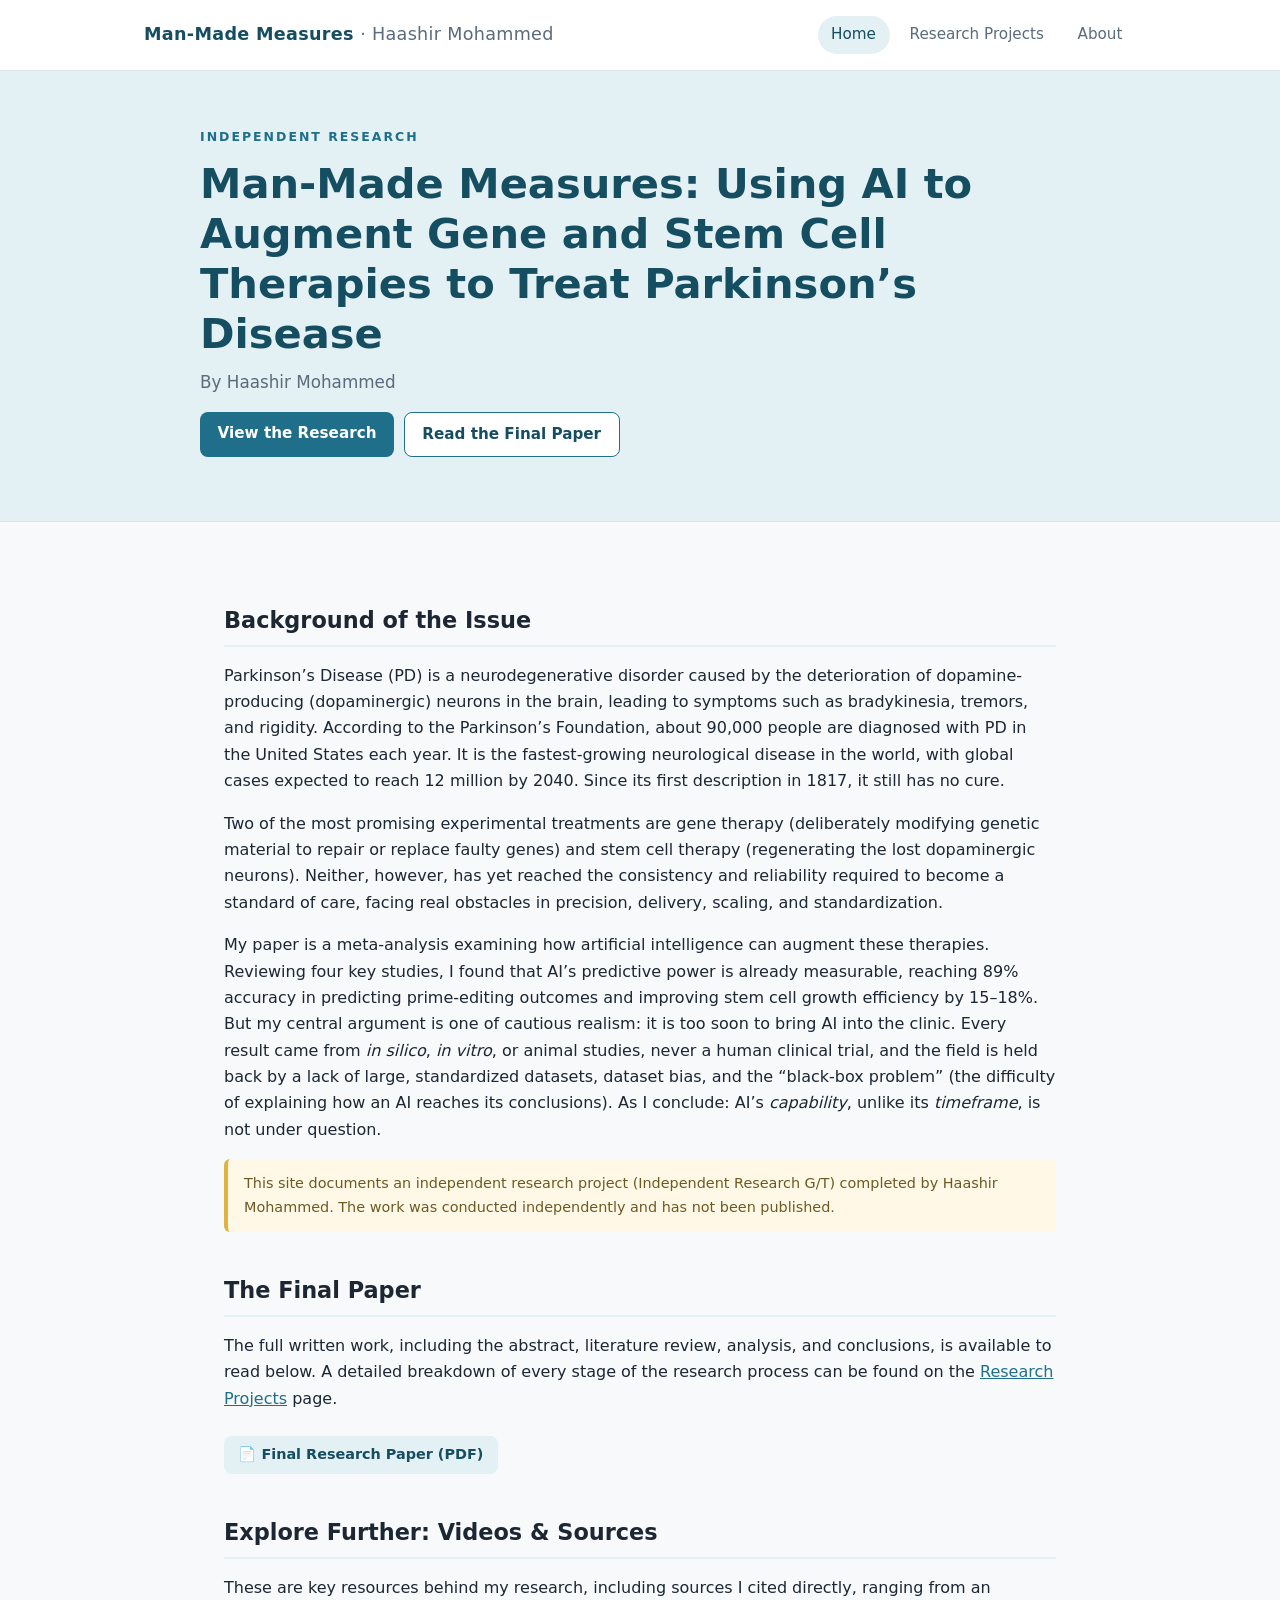
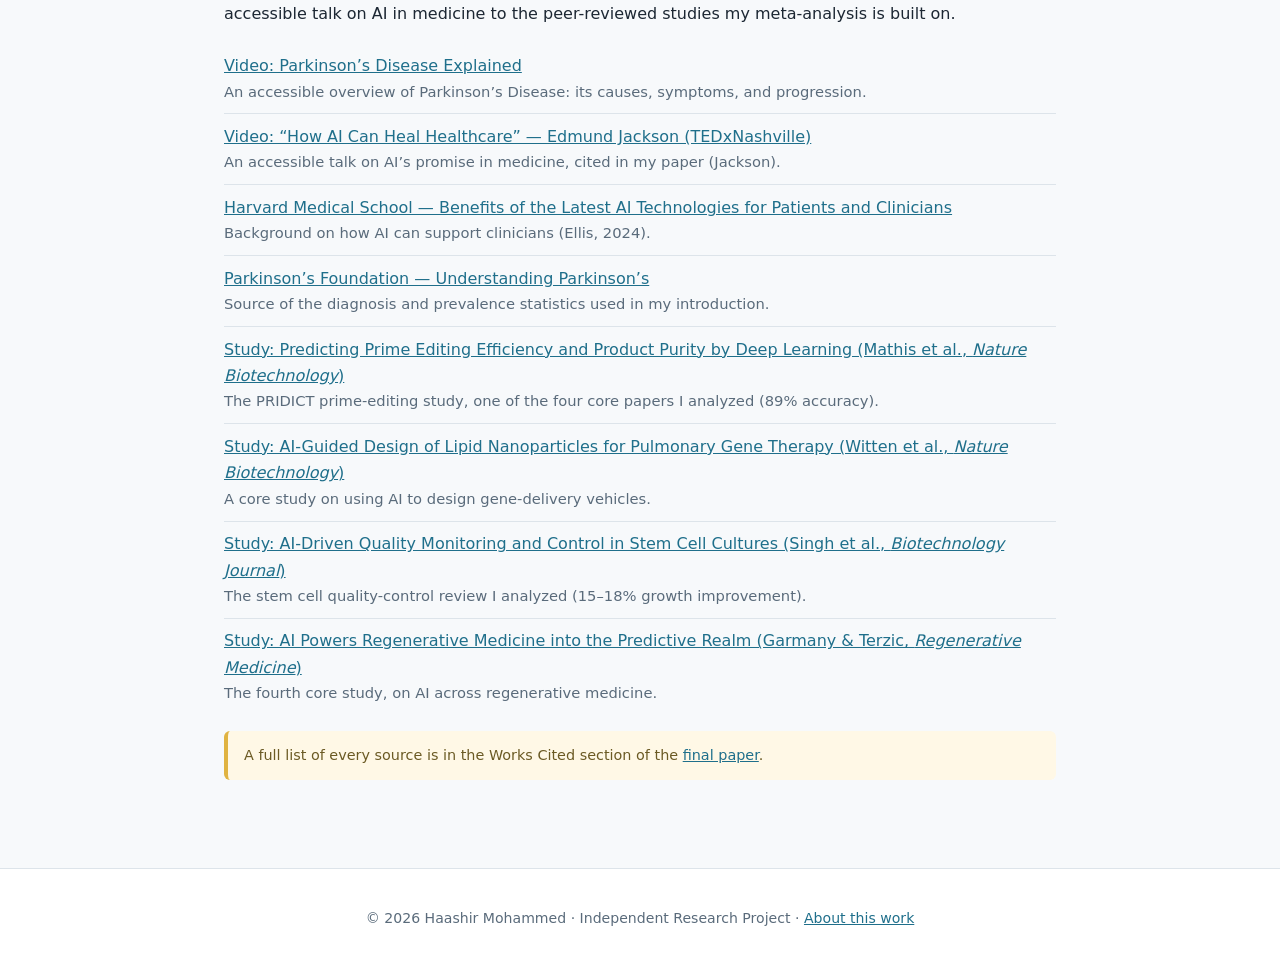
<file: index.html>
<!DOCTYPE html>
<html lang="en">
<head>
  <meta charset="UTF-8" />
  <meta name="viewport" content="width=device-width, initial-scale=1.0" />
  <title>Man-Made Measures | Haashir Mohammed</title>
  <meta name="description" content="Independent research by Haashir Mohammed on using AI to augment gene and stem cell therapies for Parkinson's Disease." />
  <link rel="stylesheet" href="styles.css" />
</head>
<body>
  <header class="site-header">
    <nav class="nav">
      <a class="brand" href="index.html">Man-Made Measures <span>· Haashir Mohammed</span></a>
      <div class="nav-links">
        <a class="active" href="index.html">Home</a>
        <a href="research.html">Research Projects</a>
        <a href="about.html">About</a>
      </div>
    </nav>
  </header>

  <section class="hero">
    <div class="hero-inner">
      <p class="eyebrow">Independent Research</p>
      <h1>Man-Made Measures: Using AI to Augment Gene and Stem Cell Therapies to Treat Parkinson&rsquo;s Disease</h1>
      <p class="byline">By Haashir Mohammed</p>
      <div class="btn-row">
        <a class="btn" href="research.html">View the Research</a>
        <a class="btn btn-light" href="files/final-paper.pdf">Read the Final Paper</a>
      </div>
    </div>
  </section>

  <main>
    <section>
      <h2>Background of the Issue</h2>
      <p>
        Parkinson&rsquo;s Disease (PD) is a neurodegenerative disorder caused by the deterioration
        of dopamine-producing (dopaminergic) neurons in the brain, leading to symptoms such as
        bradykinesia, tremors, and rigidity. According to the Parkinson&rsquo;s Foundation, about
        90,000 people are diagnosed with PD in the United States each year. It is the
        fastest-growing neurological disease in the world, with global cases expected to reach
        12 million by 2040. Since its first description in 1817, it still has no cure.
      </p>
      <p>
        Two of the most promising experimental treatments are gene therapy (deliberately
        modifying genetic material to repair or replace faulty genes) and stem cell therapy        (regenerating the lost dopaminergic neurons). Neither, however, has yet reached the consistency
        and reliability required to become a standard of care, facing real obstacles in precision,
        delivery, scaling, and standardization.
      </p>
      <p>
        My paper is a meta-analysis examining how artificial intelligence can
        augment these therapies. Reviewing four key studies, I found that AI&rsquo;s predictive power is
        already measurable, reaching 89% accuracy in predicting prime-editing outcomes and
        improving stem cell growth efficiency by 15&ndash;18%. But my central argument is one of
        cautious realism: it is too soon to bring AI into the clinic. Every result came from
        <em>in silico</em>, <em>in vitro</em>, or animal studies, never a human clinical trial, and the field is
        held back by a lack of large, standardized datasets, dataset bias, and the &ldquo;black-box problem&rdquo;
        (the difficulty of explaining how an AI reaches its conclusions). As I conclude: AI&rsquo;s
        <em>capability</em>, unlike its <em>timeframe</em>, is not under question.
      </p>
      <div class="note">
        This site documents an independent research project (Independent Research G/T) completed by
        Haashir Mohammed. The work was conducted independently and has not been published.
      </div>
    </section>

    <section>
      <h2>The Final Paper</h2>
      <p>
        The full written work, including the abstract, literature review, analysis, and
        conclusions, is available to read below. A detailed breakdown of every stage of the
        research process can be found on the <a href="research.html">Research Projects</a> page.
      </p>
      <a class="file-link" href="files/final-paper.pdf">&#128196; Final Research Paper (PDF)</a>
    </section>

    <section>
      <h2>Explore Further: Videos &amp; Sources</h2>
      <p>
        These are key resources behind my research, including sources I cited directly, ranging from
        an accessible talk on AI in medicine to the peer-reviewed studies my meta-analysis is built on.
      </p>
      <ul class="resource-list">
        <li>
          <a href="https://www.youtube.com/watch?v=ODX2-C2uEAs" target="_blank" rel="noopener">Video: Parkinson&rsquo;s Disease Explained</a>
          <span class="desc">An accessible overview of Parkinson&rsquo;s Disease: its causes, symptoms, and progression.</span>
        </li>
        <li>
          <a href="https://youtu.be/7ZsyYCZB3Nw" target="_blank" rel="noopener">Video: &ldquo;How AI Can Heal Healthcare&rdquo; &mdash; Edmund Jackson (TEDxNashville)</a>
          <span class="desc">An accessible talk on AI&rsquo;s promise in medicine, cited in my paper (Jackson).</span>
        </li>
        <li>
          <a href="https://learn.hms.harvard.edu/insights/all-insights/benefits-latest-ai-technologies-patients-and-clinicians" target="_blank" rel="noopener">Harvard Medical School &mdash; Benefits of the Latest AI Technologies for Patients and Clinicians</a>
          <span class="desc">Background on how AI can support clinicians (Ellis, 2024).</span>
        </li>
        <li>
          <a href="https://www.parkinson.org/understanding-parkinsons" target="_blank" rel="noopener">Parkinson&rsquo;s Foundation &mdash; Understanding Parkinson&rsquo;s</a>
          <span class="desc">Source of the diagnosis and prevalence statistics used in my introduction.</span>
        </li>
        <li>
          <a href="https://doi.org/10.1038/s41587-022-01613-7" target="_blank" rel="noopener">Study: Predicting Prime Editing Efficiency and Product Purity by Deep Learning (Mathis et al., <em>Nature Biotechnology</em>)</a>
          <span class="desc">The PRIDICT prime-editing study, one of the four core papers I analyzed (89% accuracy).</span>
        </li>
        <li>
          <a href="https://doi.org/10.1038/s41587-024-02490-y" target="_blank" rel="noopener">Study: AI-Guided Design of Lipid Nanoparticles for Pulmonary Gene Therapy (Witten et al., <em>Nature Biotechnology</em>)</a>
          <span class="desc">A core study on using AI to design gene-delivery vehicles.</span>
        </li>
        <li>
          <a href="https://doi.org/10.1002/biot.70100" target="_blank" rel="noopener">Study: AI-Driven Quality Monitoring and Control in Stem Cell Cultures (Singh et al., <em>Biotechnology Journal</em>)</a>
          <span class="desc">The stem cell quality-control review I analyzed (15&ndash;18% growth improvement).</span>
        </li>
        <li>
          <a href="https://doi.org/10.1080/17460751.2024.2437281" target="_blank" rel="noopener">Study: AI Powers Regenerative Medicine into the Predictive Realm (Garmany &amp; Terzic, <em>Regenerative Medicine</em>)</a>
          <span class="desc">The fourth core study, on AI across regenerative medicine.</span>
        </li>
      </ul>
      <p class="note">
        A full list of every source is in the Works Cited section of the
        <a href="files/final-paper.pdf">final paper</a>.
      </p>
    </section>
  </main>

  <footer class="site-footer">
    <p>&copy; 2026 Haashir Mohammed &middot; Independent Research Project &middot;
      <a href="about.html">About this work</a></p>
  </footer>
</body>
</html>
</file>
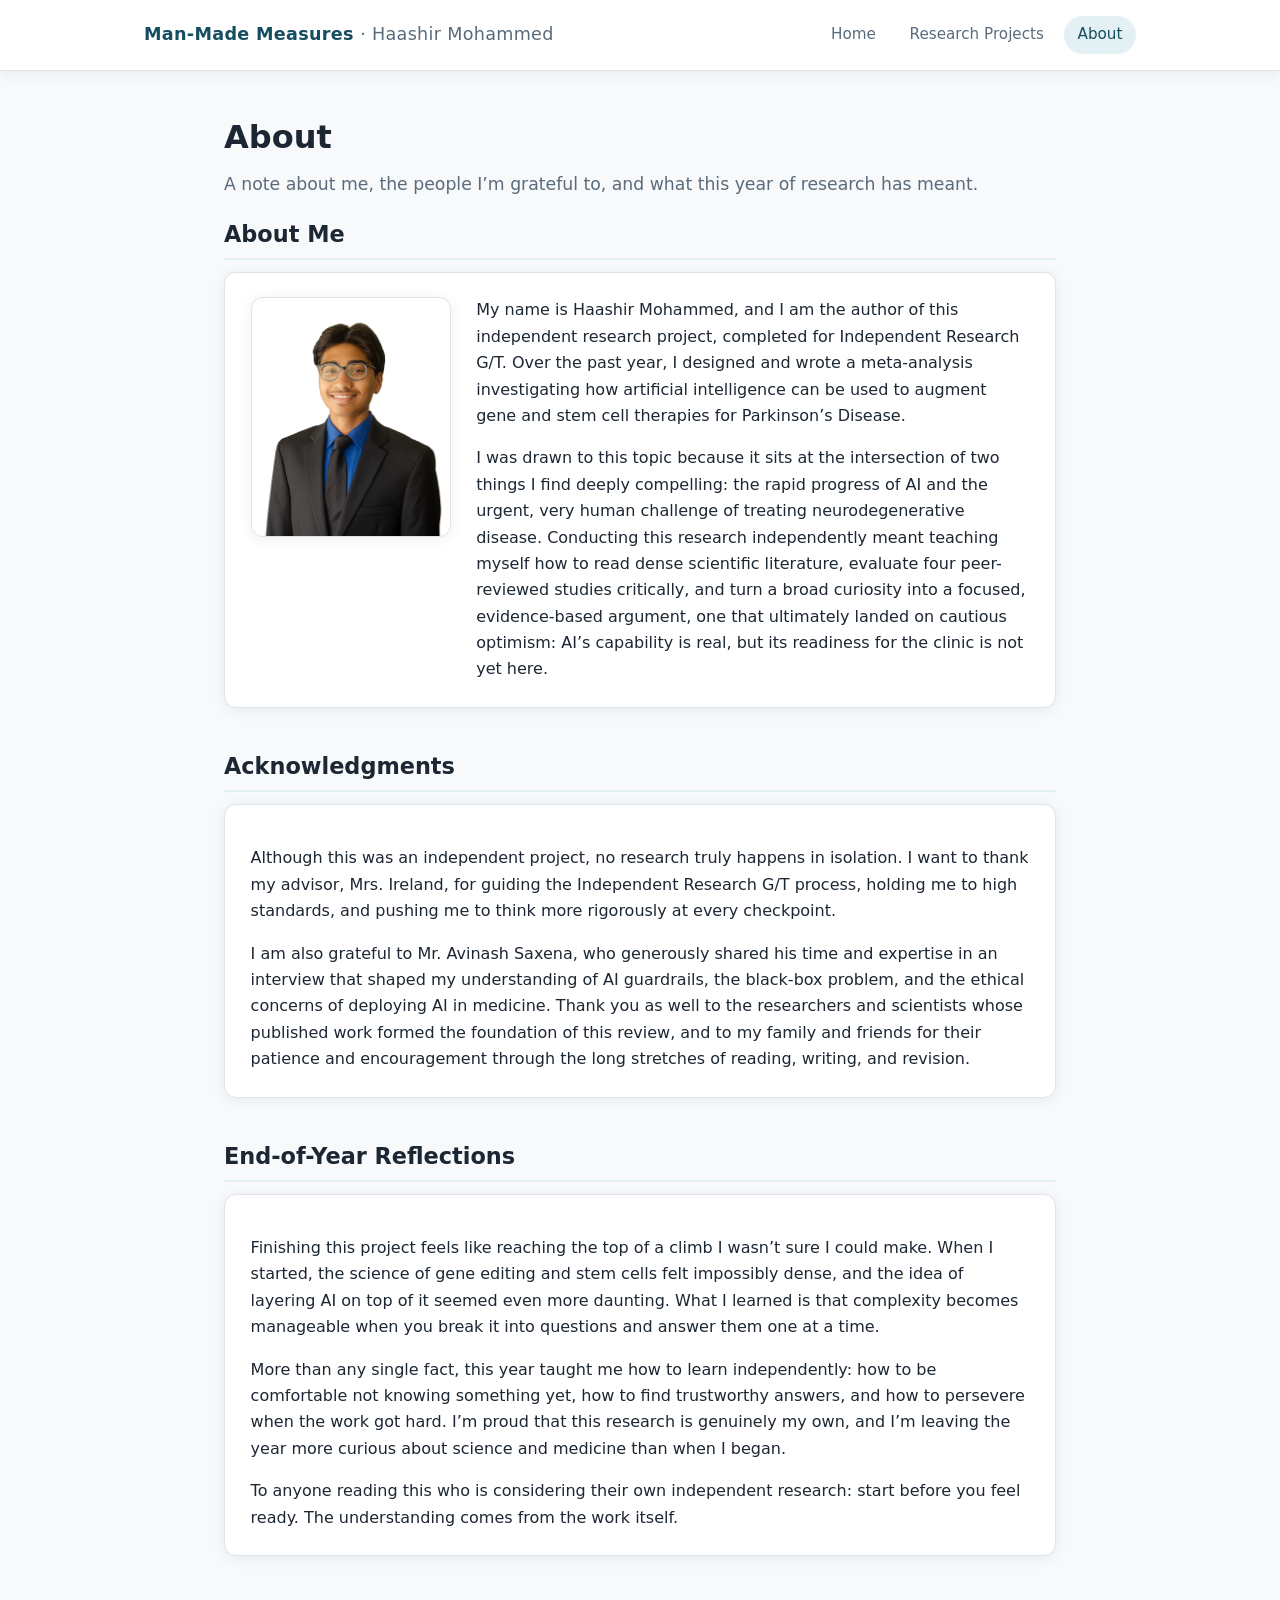
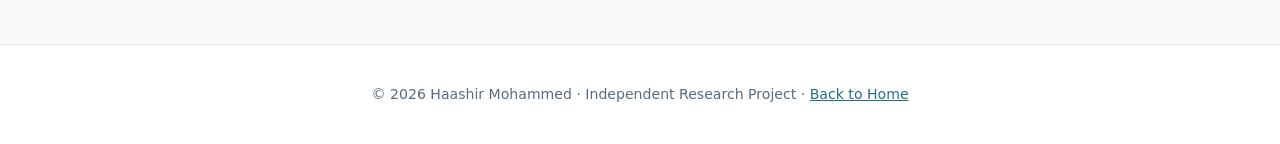
<file: about.html>
<!DOCTYPE html>
<html lang="en">
<head>
  <meta charset="UTF-8" />
  <meta name="viewport" content="width=device-width, initial-scale=1.0" />
  <title>About | Haashir Mohammed</title>
  <meta name="description" content="About Haashir Mohammed, acknowledgments, and end-of-year reflections on an independent research project." />
  <link rel="stylesheet" href="styles.css" />
</head>
<body>
  <header class="site-header">
    <nav class="nav">
      <a class="brand" href="index.html">Man-Made Measures <span>· Haashir Mohammed</span></a>
      <div class="nav-links">
        <a href="index.html">Home</a>
        <a href="research.html">Research Projects</a>
        <a class="active" href="about.html">About</a>
      </div>
    </nav>
  </header>

  <main>
    <h1 class="page-title">About</h1>
    <p class="lead">A note about me, the people I&rsquo;m grateful to, and what this year of research has meant.</p>

    <section>
      <h2>About Me</h2>
      <div class="card about-card">
        <img class="headshot" src="files/headshot.jpg"
             alt="Portrait of Haashir Mohammed" />
        <div class="about-bio">
          <p>
            My name is Haashir Mohammed, and I am the author of this independent
            research project, completed for Independent Research G/T. Over the past year, I designed
            and wrote a meta-analysis investigating how artificial intelligence can be used to augment
            gene and stem cell therapies for Parkinson&rsquo;s Disease.
          </p>
          <p>
            I was drawn to this topic because it sits at the intersection of two things I find
            deeply compelling: the rapid progress of AI and the urgent, very human challenge of
            treating neurodegenerative disease. Conducting this research independently meant teaching
            myself how to read dense scientific literature, evaluate four peer-reviewed studies
            critically, and turn a broad curiosity into a focused, evidence-based argument, one that
            ultimately landed on cautious optimism: AI&rsquo;s capability is real, but its readiness for the
            clinic is not yet here.
          </p>
        </div>
      </div>
    </section>

    <section>
      <h2>Acknowledgments</h2>
      <div class="card">
        <p>
          Although this was an independent project, no research truly happens in isolation.
          I want to thank my advisor, Mrs. Ireland, for guiding the Independent Research
          G/T process, holding me to high standards, and pushing me to think more rigorously at
          every checkpoint.
        </p>
        <p>
          I am also grateful to Mr. Avinash Saxena, who generously shared his time and
          expertise in an interview that shaped my understanding of AI guardrails, the black-box
          problem, and the ethical concerns of deploying AI in medicine. Thank you as well to the
          researchers and scientists whose published work formed the foundation of this review, and
          to my family and friends for their patience and encouragement through the long stretches
          of reading, writing, and revision.
        </p>
      </div>
    </section>

    <section>
      <h2>End-of-Year Reflections</h2>
      <div class="card">
        <p>
          Finishing this project feels like reaching the top of a climb I wasn&rsquo;t sure I could
          make. When I started, the science of gene editing and stem cells felt impossibly dense,
          and the idea of layering AI on top of it seemed even more daunting. What I learned is
          that complexity becomes manageable when you break it into questions and answer them one
          at a time.
        </p>
        <p>
          More than any single fact, this year taught me how to learn independently: how to be
          comfortable not knowing something yet, how to find trustworthy answers, and how to
          persevere when the work got hard. I&rsquo;m proud that this research is genuinely my own,
          and I&rsquo;m leaving the year more curious about science and medicine than when I began.
        </p>
        <p>
          To anyone reading this who is considering their own independent research: start before
          you feel ready. The understanding comes from the work itself.
        </p>
      </div>
    </section>
  </main>

  <footer class="site-footer">
    <p>&copy; 2026 Haashir Mohammed &middot; Independent Research Project &middot;
      <a href="index.html">Back to Home</a></p>
  </footer>
</body>
</html>
</file>
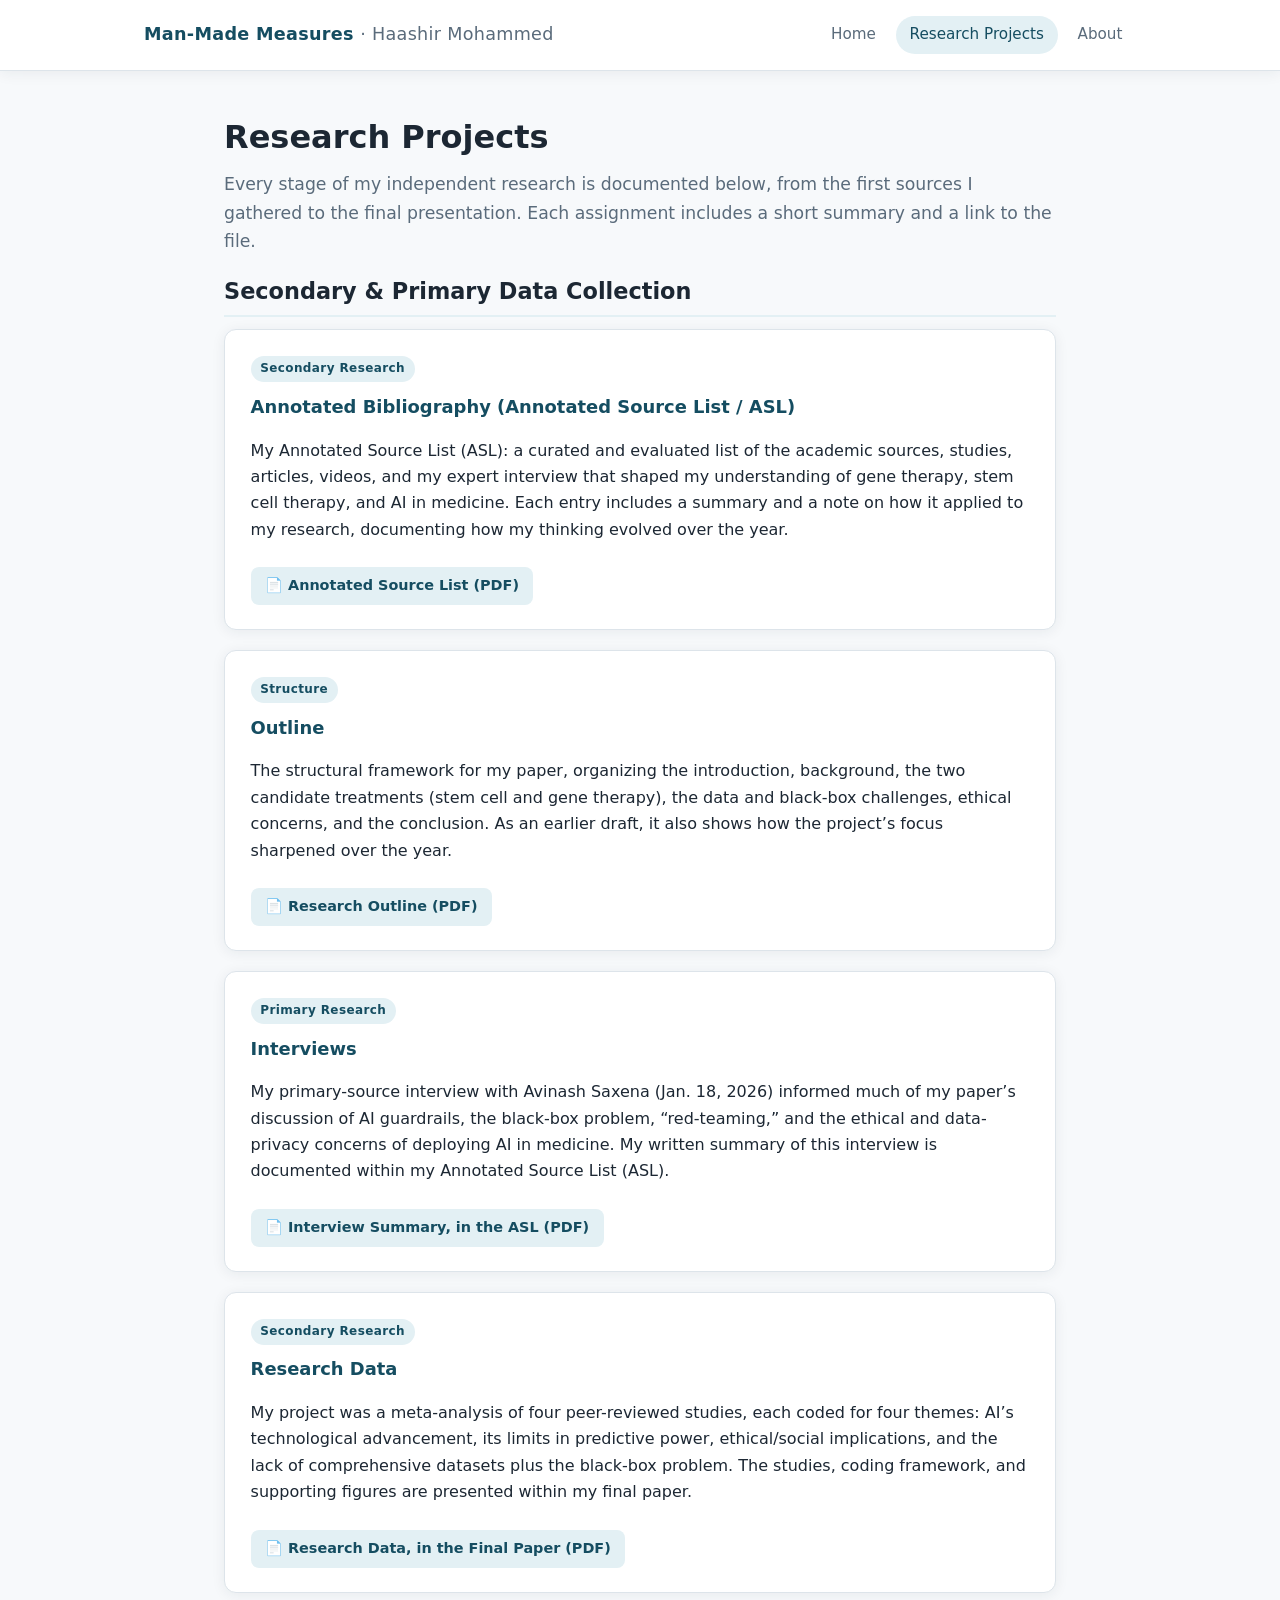
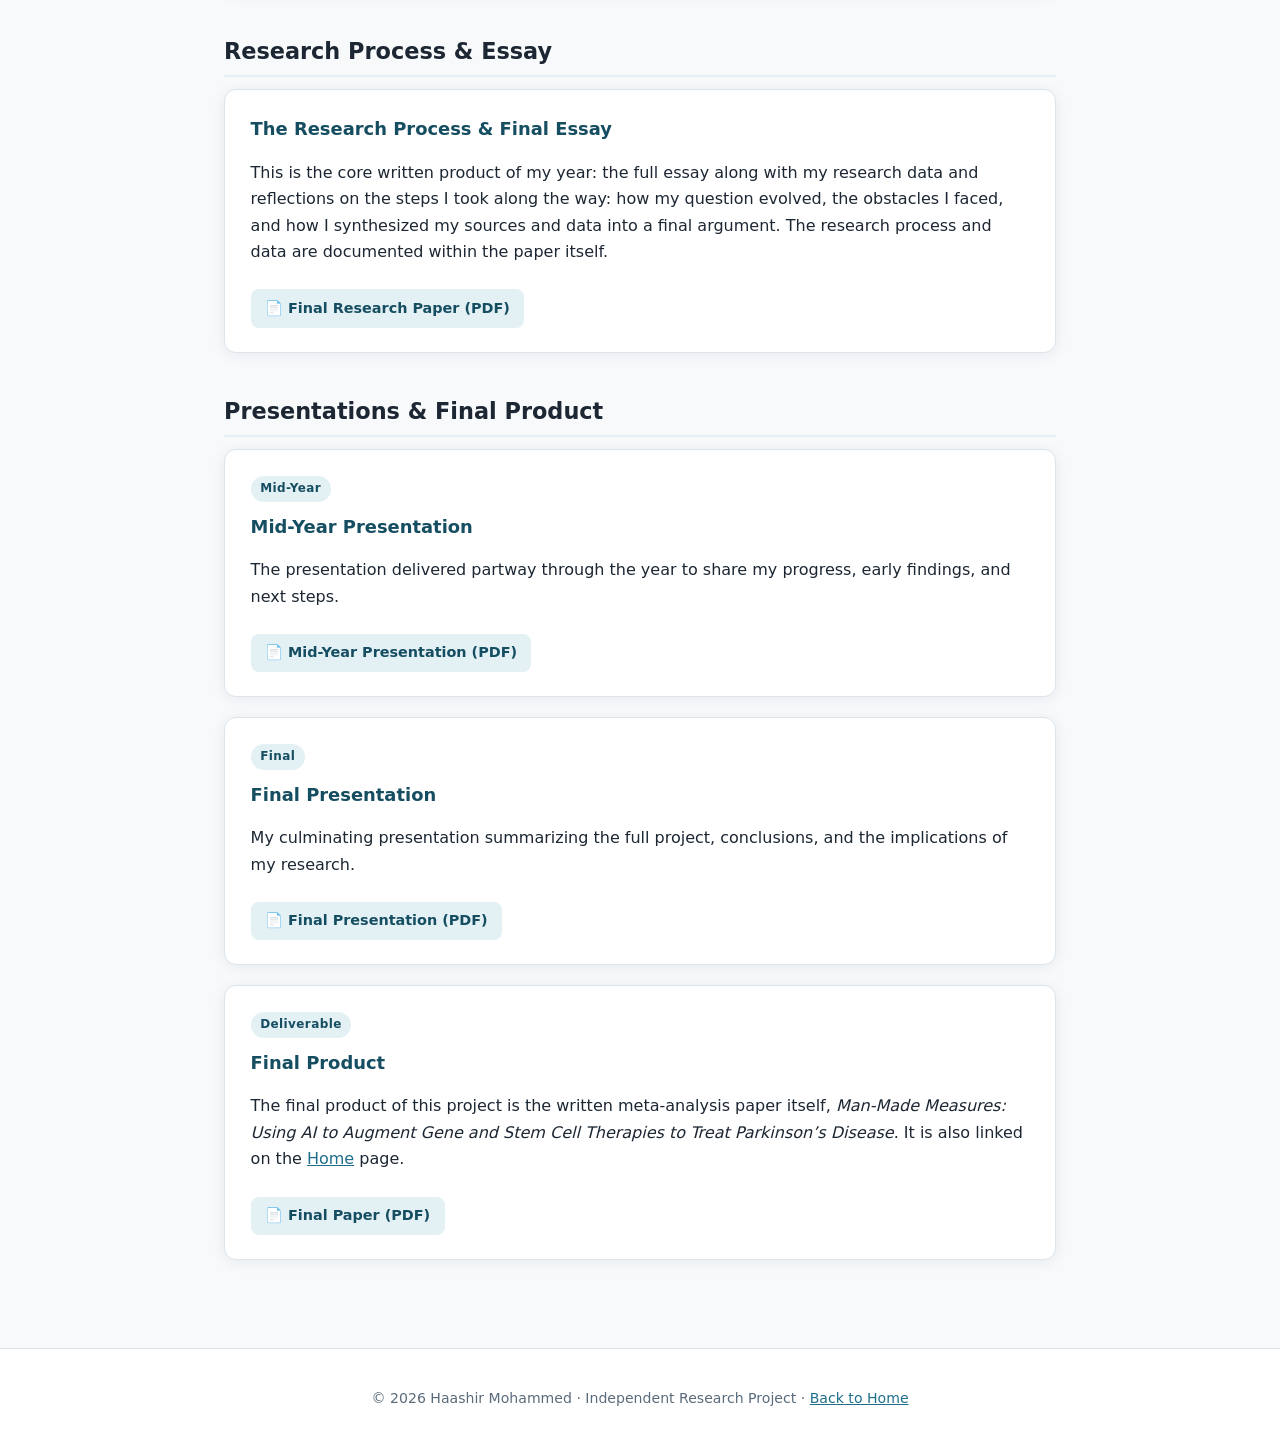
<file: research.html>
<!DOCTYPE html>
<html lang="en">
<head>
  <meta charset="UTF-8" />
  <meta name="viewport" content="width=device-width, initial-scale=1.0" />
  <title>Research Projects | Haashir Mohammed</title>
  <meta name="description" content="Research assignments and project files: annotated bibliography, proposal, essay, outline, interviews, data, and presentations." />
  <link rel="stylesheet" href="styles.css" />
</head>
<body>
  <header class="site-header">
    <nav class="nav">
      <a class="brand" href="index.html">Man-Made Measures <span>· Haashir Mohammed</span></a>
      <div class="nav-links">
        <a href="index.html">Home</a>
        <a class="active" href="research.html">Research Projects</a>
        <a href="about.html">About</a>
      </div>
    </nav>
  </header>

  <main>
    <h1 class="page-title">Research Projects</h1>
    <p class="lead">
      Every stage of my independent research is documented below, from the first sources I
      gathered to the final presentation. Each assignment includes a short summary and a link
      to the file.
    </p>

    <section>
      <h2>Secondary &amp; Primary Data Collection</h2>

      <div class="card">
        <span class="tag">Secondary Research</span>
        <h3>Annotated Bibliography (Annotated Source List / ASL)</h3>
        <p>
          My Annotated Source List (ASL): a curated and evaluated list of the academic sources,
          studies, articles, videos, and my expert interview that shaped my understanding of gene
          therapy, stem cell therapy, and AI in medicine. Each entry includes a summary and a note
          on how it applied to my research, documenting how my thinking evolved over the year.
        </p>
        <a class="file-link" href="files/annotated-bibliography.pdf">&#128196; Annotated Source List (PDF)</a>
      </div>

      <div class="card">
        <span class="tag">Structure</span>
        <h3>Outline</h3>
        <p>
          The structural framework for my paper, organizing the introduction, background, the two
          candidate treatments (stem cell and gene therapy), the data and black-box challenges,
          ethical concerns, and the conclusion. As an earlier draft, it also shows how the project&rsquo;s
          focus sharpened over the year.
        </p>
        <a class="file-link" href="files/outline.pdf">&#128196; Research Outline (PDF)</a>
      </div>

      <div class="card">
        <span class="tag">Primary Research</span>
        <h3>Interviews</h3>
        <p>
          My primary-source interview with Avinash Saxena (Jan. 18, 2026) informed much
          of my paper&rsquo;s discussion of AI guardrails, the black-box problem, &ldquo;red-teaming,&rdquo; and the
          ethical and data-privacy concerns of deploying AI in medicine. My written summary of this
          interview is documented within my Annotated Source List (ASL).
        </p>
        <a class="file-link" href="files/annotated-bibliography.pdf">&#128196; Interview Summary, in the ASL (PDF)</a>
      </div>

      <div class="card">
        <span class="tag">Secondary Research</span>
        <h3>Research Data</h3>
        <p>
          My project was a meta-analysis of four peer-reviewed studies, each coded for four
          themes: AI&rsquo;s technological advancement, its limits in predictive power, ethical/social
          implications, and the lack of comprehensive datasets plus the black-box problem. The studies,
          coding framework, and supporting figures are presented within my final paper.
        </p>
        <a class="file-link" href="files/final-paper.pdf">&#128196; Research Data, in the Final Paper (PDF)</a>
      </div>
    </section>

    <section>
      <h2>Research Process &amp; Essay</h2>
      <div class="card">
        <h3>The Research Process &amp; Final Essay</h3>
        <p>
          This is the core written product of my year: the full essay along with my research
          data and reflections on the steps I took along the way: how my question evolved, the
          obstacles I faced, and how I synthesized my sources and data into a final argument. The
          research process and data are documented within the paper itself.
        </p>
        <div class="btn-row">
          <a class="file-link" href="files/final-paper.pdf">&#128196; Final Research Paper (PDF)</a>
        </div>
      </div>
    </section>

    <section>
      <h2>Presentations &amp; Final Product</h2>

      <div class="card">
        <span class="tag">Mid-Year</span>
        <h3>Mid-Year Presentation</h3>
        <p>
          The presentation delivered partway through the year to share my progress, early
          findings, and next steps.
        </p>
        <a class="file-link" href="files/midyear-presentation.pdf">&#128196; Mid-Year Presentation (PDF)</a>
      </div>

      <div class="card">
        <span class="tag">Final</span>
        <h3>Final Presentation</h3>
        <p>
          My culminating presentation summarizing the full project, conclusions, and the
          implications of my research.
        </p>
        <a class="file-link" href="files/final-presentation.pdf">&#128196; Final Presentation (PDF)</a>
      </div>

      <div class="card">
        <span class="tag">Deliverable</span>
        <h3>Final Product</h3>
        <p>
          The final product of this project is the written meta-analysis paper itself,
          <em>Man-Made Measures: Using AI to Augment Gene and Stem Cell Therapies to Treat
          Parkinson&rsquo;s Disease</em>. It is also linked on the <a href="index.html">Home</a> page.
        </p>
        <a class="file-link" href="files/final-paper.pdf">&#128196; Final Paper (PDF)</a>
      </div>
    </section>
  </main>

  <footer class="site-footer">
    <p>&copy; 2026 Haashir Mohammed &middot; Independent Research Project &middot;
      <a href="index.html">Back to Home</a></p>
  </footer>
</body>
</html>
</file>
<file: styles.css>
:root {
  --bg: #f7f9fb;
  --surface: #ffffff;
  --ink: #1c2733;
  --muted: #5a6b7b;
  --accent: #1f6f8b;
  --accent-dark: #154d61;
  --accent-soft: #e3f0f4;
  --border: #dde4ea;
  --shadow: 0 2px 14px rgba(28, 39, 51, 0.07);
  --radius: 12px;
}

* { box-sizing: border-box; }

html { scroll-behavior: smooth; }

body {
  margin: 0;
  font-family: "Segoe UI", system-ui, -apple-system, Roboto, Helvetica, Arial, sans-serif;
  color: var(--ink);
  background: var(--bg);
  line-height: 1.65;
}

a { color: var(--accent); }
a:hover { color: var(--accent-dark); }

/* ---------- Header / Nav ---------- */
.site-header {
  background: var(--surface);
  border-bottom: 1px solid var(--border);
  box-shadow: var(--shadow);
}

.nav {
  max-width: 1040px;
  margin: 0 auto;
  display: flex;
  align-items: center;
  justify-content: space-between;
  flex-wrap: wrap;
  gap: 0.75rem;
  padding: 1rem 1.5rem;
}

.brand {
  font-weight: 700;
  font-size: 1.1rem;
  letter-spacing: 0.3px;
  color: var(--accent-dark);
  text-decoration: none;
}

.brand span { color: var(--muted); font-weight: 400; }

.nav-links {
  display: flex;
  gap: 0.4rem;
  flex-wrap: wrap;
}

.nav-links a {
  color: var(--muted);
  text-decoration: none;
  padding: 0.4rem 0.85rem;
  border-radius: 999px;
  font-size: 0.95rem;
  transition: background 0.15s ease, color 0.15s ease;
}

.nav-links a:hover,
.nav-links a.active {
  background: var(--accent-soft);
  color: var(--accent-dark);
}

/* ---------- Hero ---------- */
.hero {
  background: var(--accent-soft);
  color: var(--ink);
  padding: 3.5rem 1.5rem 4rem;
  border-bottom: 1px solid var(--border);
}

.hero-inner {
  max-width: 880px;
  margin: 0 auto;
}

.eyebrow {
  text-transform: uppercase;
  letter-spacing: 2px;
  font-size: 0.78rem;
  color: var(--accent);
  font-weight: 600;
  margin: 0 0 0.75rem;
}

.hero h1 {
  font-size: clamp(1.7rem, 4vw, 2.6rem);
  line-height: 1.2;
  margin: 0 0 0.6rem;
  color: var(--accent-dark);
}

.hero .byline {
  font-size: 1.05rem;
  color: var(--muted);
  margin: 0;
}

/* ---------- Layout ---------- */
main {
  max-width: 880px;
  margin: 0 auto;
  padding: 2.5rem 1.5rem 3rem;
}

.page-title {
  font-size: clamp(1.5rem, 3vw, 2rem);
  margin: 0 0 0.4rem;
}

.lead {
  color: var(--muted);
  font-size: 1.08rem;
  margin-top: 0;
}

section { margin-bottom: 2.5rem; }

h2 {
  font-size: 1.4rem;
  margin: 0 0 0.75rem;
  padding-bottom: 0.35rem;
  border-bottom: 2px solid var(--accent-soft);
}

h3 { font-size: 1.12rem; margin: 0 0 0.4rem; }

.card {
  background: var(--surface);
  border: 1px solid var(--border);
  border-radius: var(--radius);
  box-shadow: var(--shadow);
  padding: 1.5rem 1.6rem;
  margin-bottom: 1.25rem;
}

.card h3 { color: var(--accent-dark); }

.card p:last-child { margin-bottom: 0; }

.tag {
  display: inline-block;
  background: var(--accent-soft);
  color: var(--accent-dark);
  font-size: 0.75rem;
  font-weight: 600;
  letter-spacing: 0.4px;
  padding: 0.2rem 0.6rem;
  border-radius: 999px;
  margin-bottom: 0.6rem;
}

/* ---------- Buttons / file links ---------- */
.btn {
  display: inline-block;
  background: var(--accent);
  color: #fff;
  text-decoration: none;
  padding: 0.55rem 1.1rem;
  border-radius: 8px;
  font-weight: 600;
  font-size: 0.95rem;
  transition: background 0.15s ease;
}

.btn:hover { background: var(--accent-dark); color: #fff; }

.btn-light {
  background: var(--surface);
  border: 1px solid var(--accent);
  color: var(--accent-dark);
}

.btn-light:hover { background: var(--accent-soft); color: var(--accent-dark); }

.btn-row { display: flex; flex-wrap: wrap; gap: 0.6rem; margin-top: 1rem; }

.file-link {
  display: inline-flex;
  align-items: center;
  gap: 0.45rem;
  background: var(--accent-soft);
  color: var(--accent-dark);
  text-decoration: none;
  padding: 0.45rem 0.9rem;
  border-radius: 8px;
  font-weight: 600;
  font-size: 0.9rem;
  margin-top: 0.5rem;
}

.file-link:hover { background: #d2e6ec; color: var(--accent-dark); }

/* ---------- Lists ---------- */
.resource-list { list-style: none; padding: 0; margin: 0; }

.resource-list li {
  padding: 0.6rem 0;
  border-bottom: 1px solid var(--border);
}

.resource-list li:last-child { border-bottom: none; }

.resource-list .desc { color: var(--muted); font-size: 0.92rem; display: block; }

/* ---------- Footer ---------- */
.site-footer {
  background: var(--surface);
  color: var(--muted);
  border-top: 1px solid var(--border);
  text-align: center;
  padding: 1.5rem;
  font-size: 0.88rem;
}

.site-footer a { color: var(--accent); }

/* ---------- About photo ---------- */
.about-card {
  display: flex;
  gap: 1.6rem;
  align-items: flex-start;
}

.headshot {
  flex: 0 0 200px;
  width: 200px;
  height: 240px;
  object-fit: cover;
  object-position: top center;
  border-radius: var(--radius);
  border: 1px solid var(--border);
  box-shadow: var(--shadow);
  background: var(--accent-soft);
}

.about-card .about-bio { flex: 1; min-width: 0; }
.about-card .about-bio p:first-child { margin-top: 0; }

@media (max-width: 600px) {
  .about-card { flex-direction: column; align-items: center; text-align: left; }
  .headshot { width: 180px; height: 216px; flex-basis: auto; }
}

/* ---------- Utility ---------- */
.note {
  background: #fff8e6;
  border-left: 4px solid #e0b341;
  padding: 0.8rem 1rem;
  border-radius: 6px;
  font-size: 0.9rem;
  color: #6b5a24;
  margin-top: 1rem;
}
</file>
